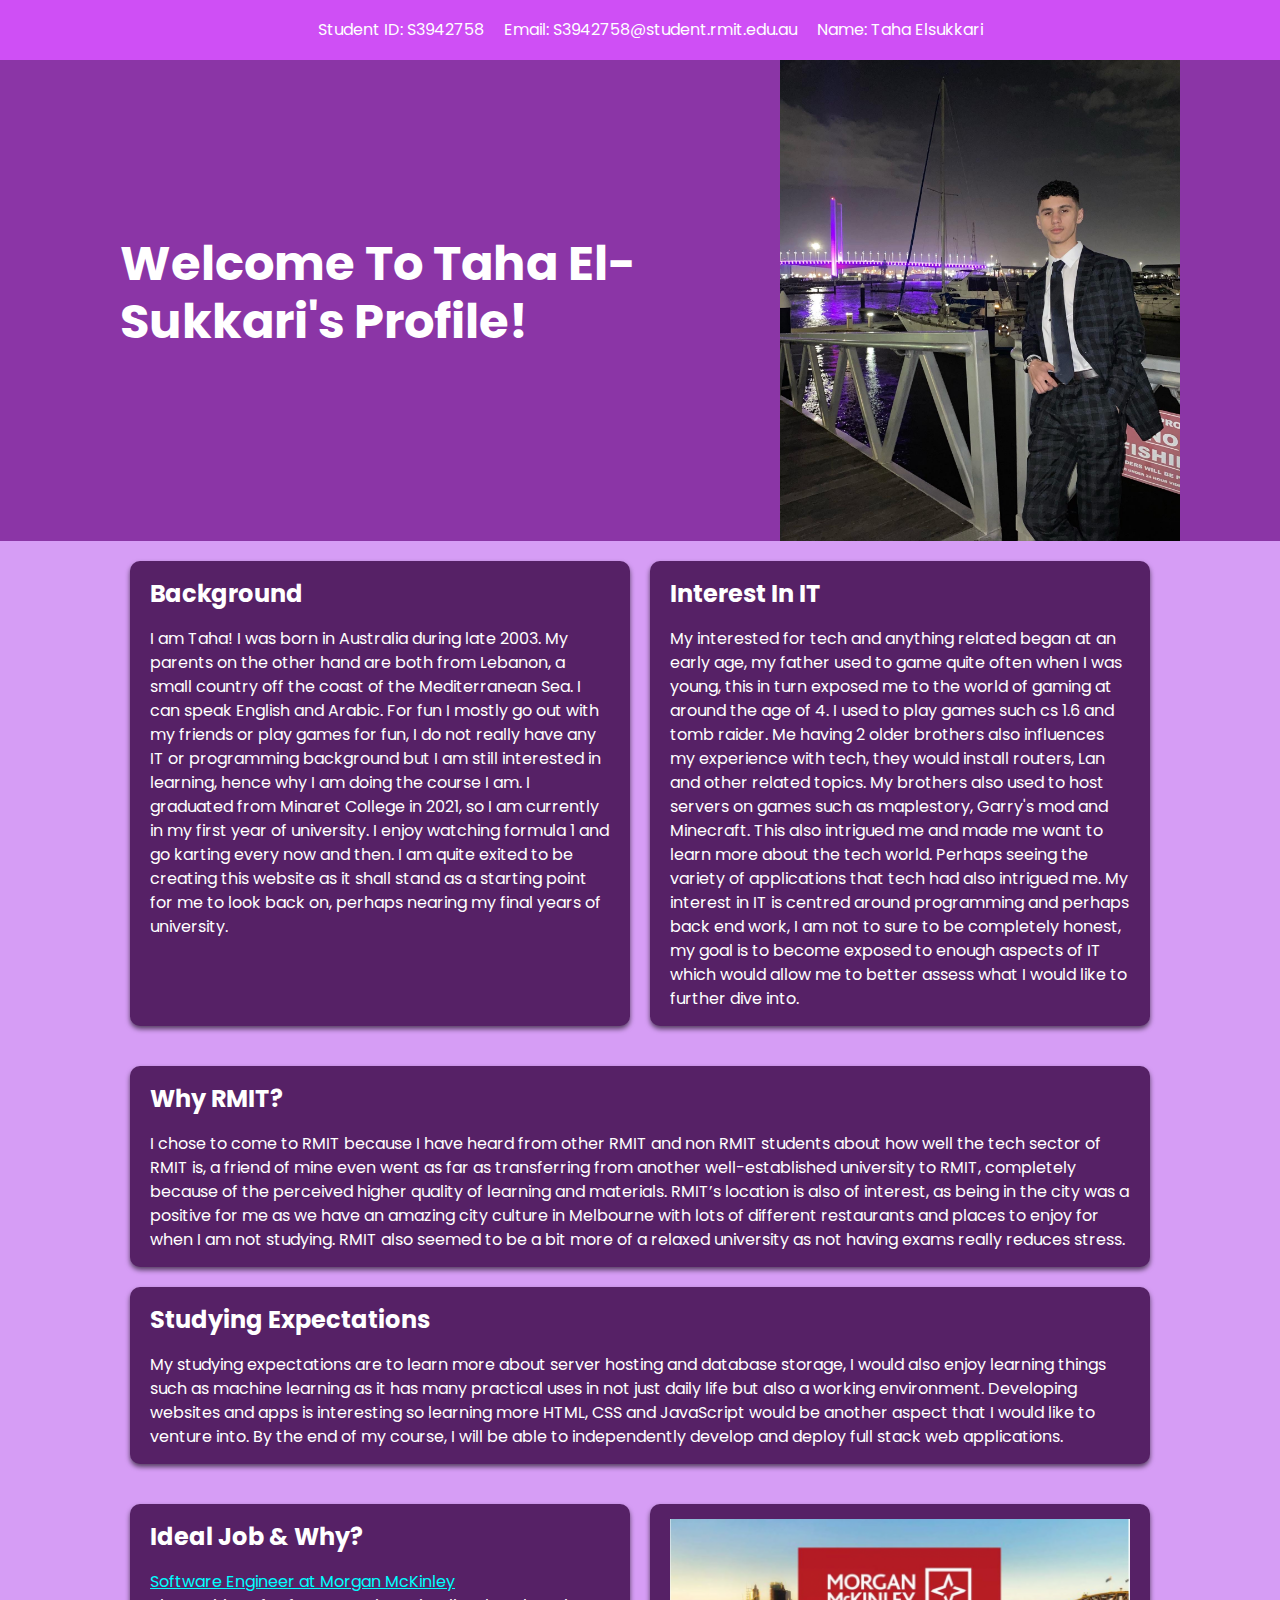
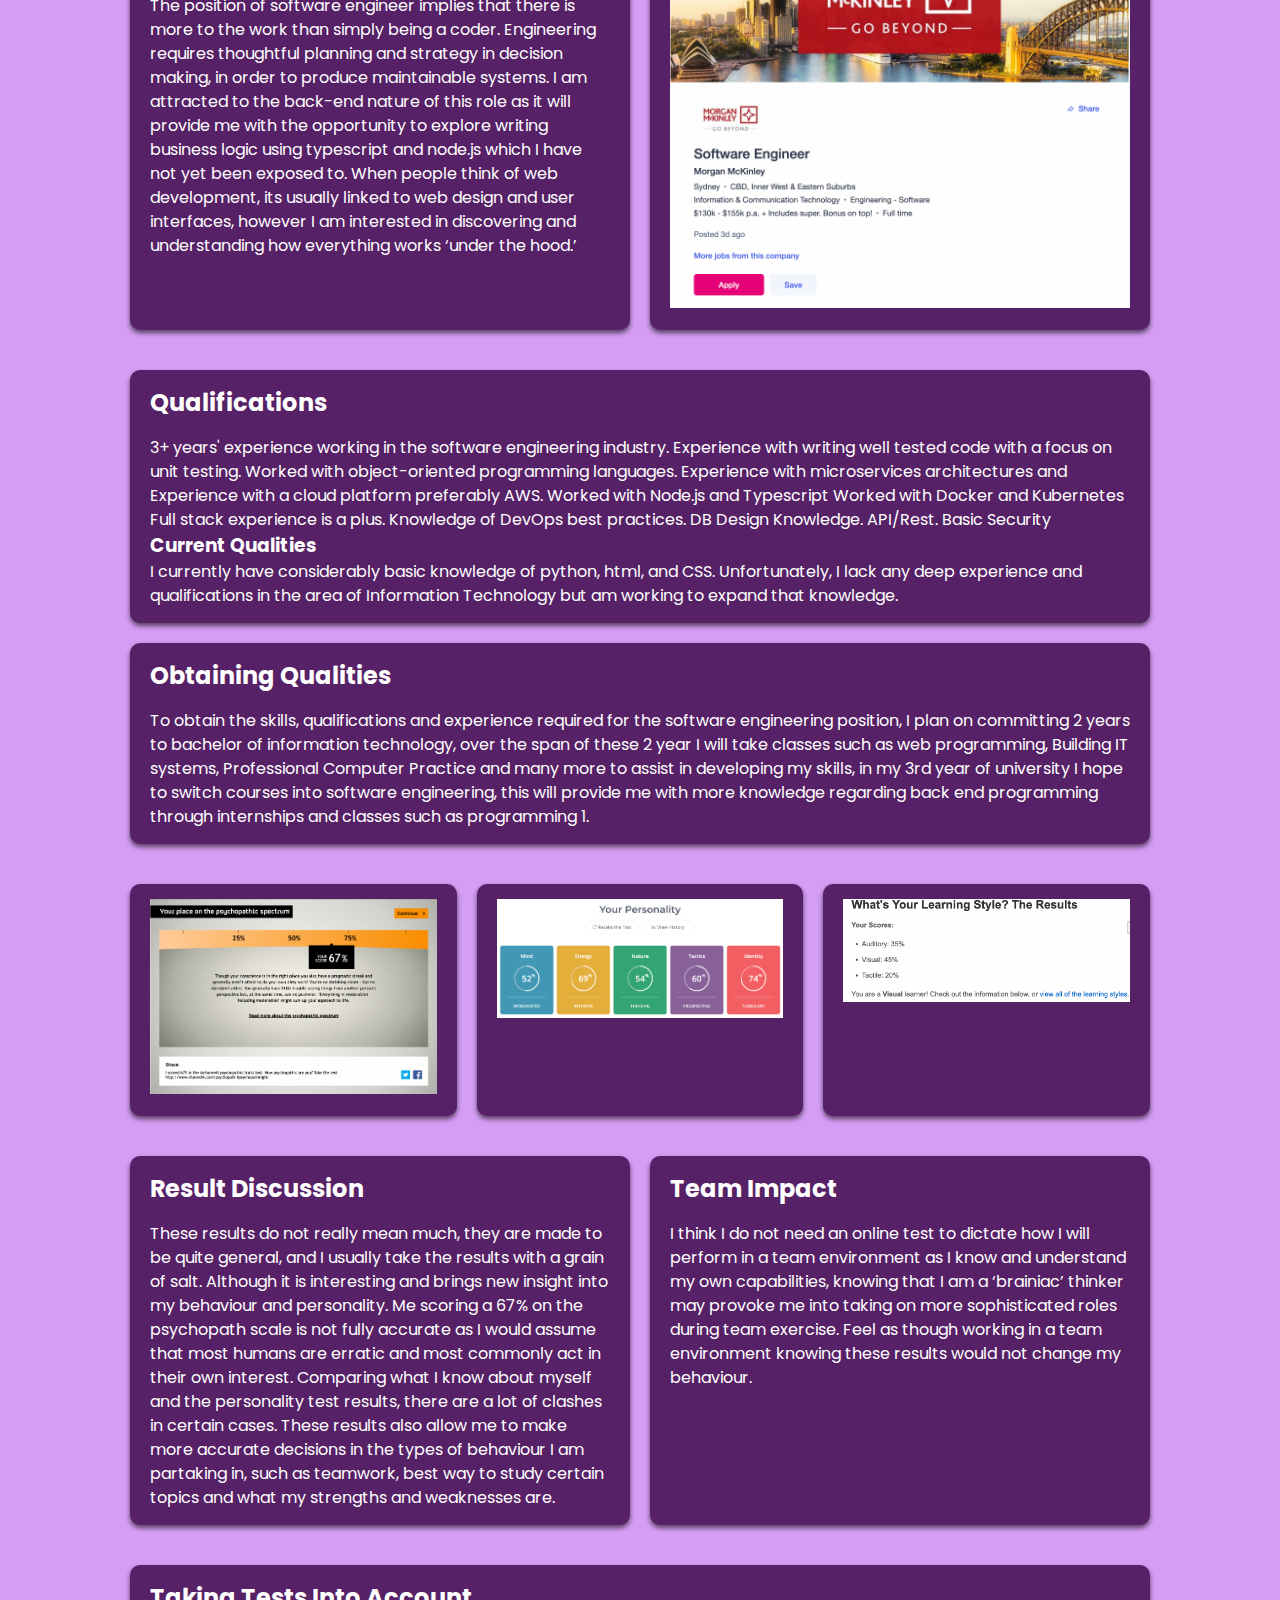
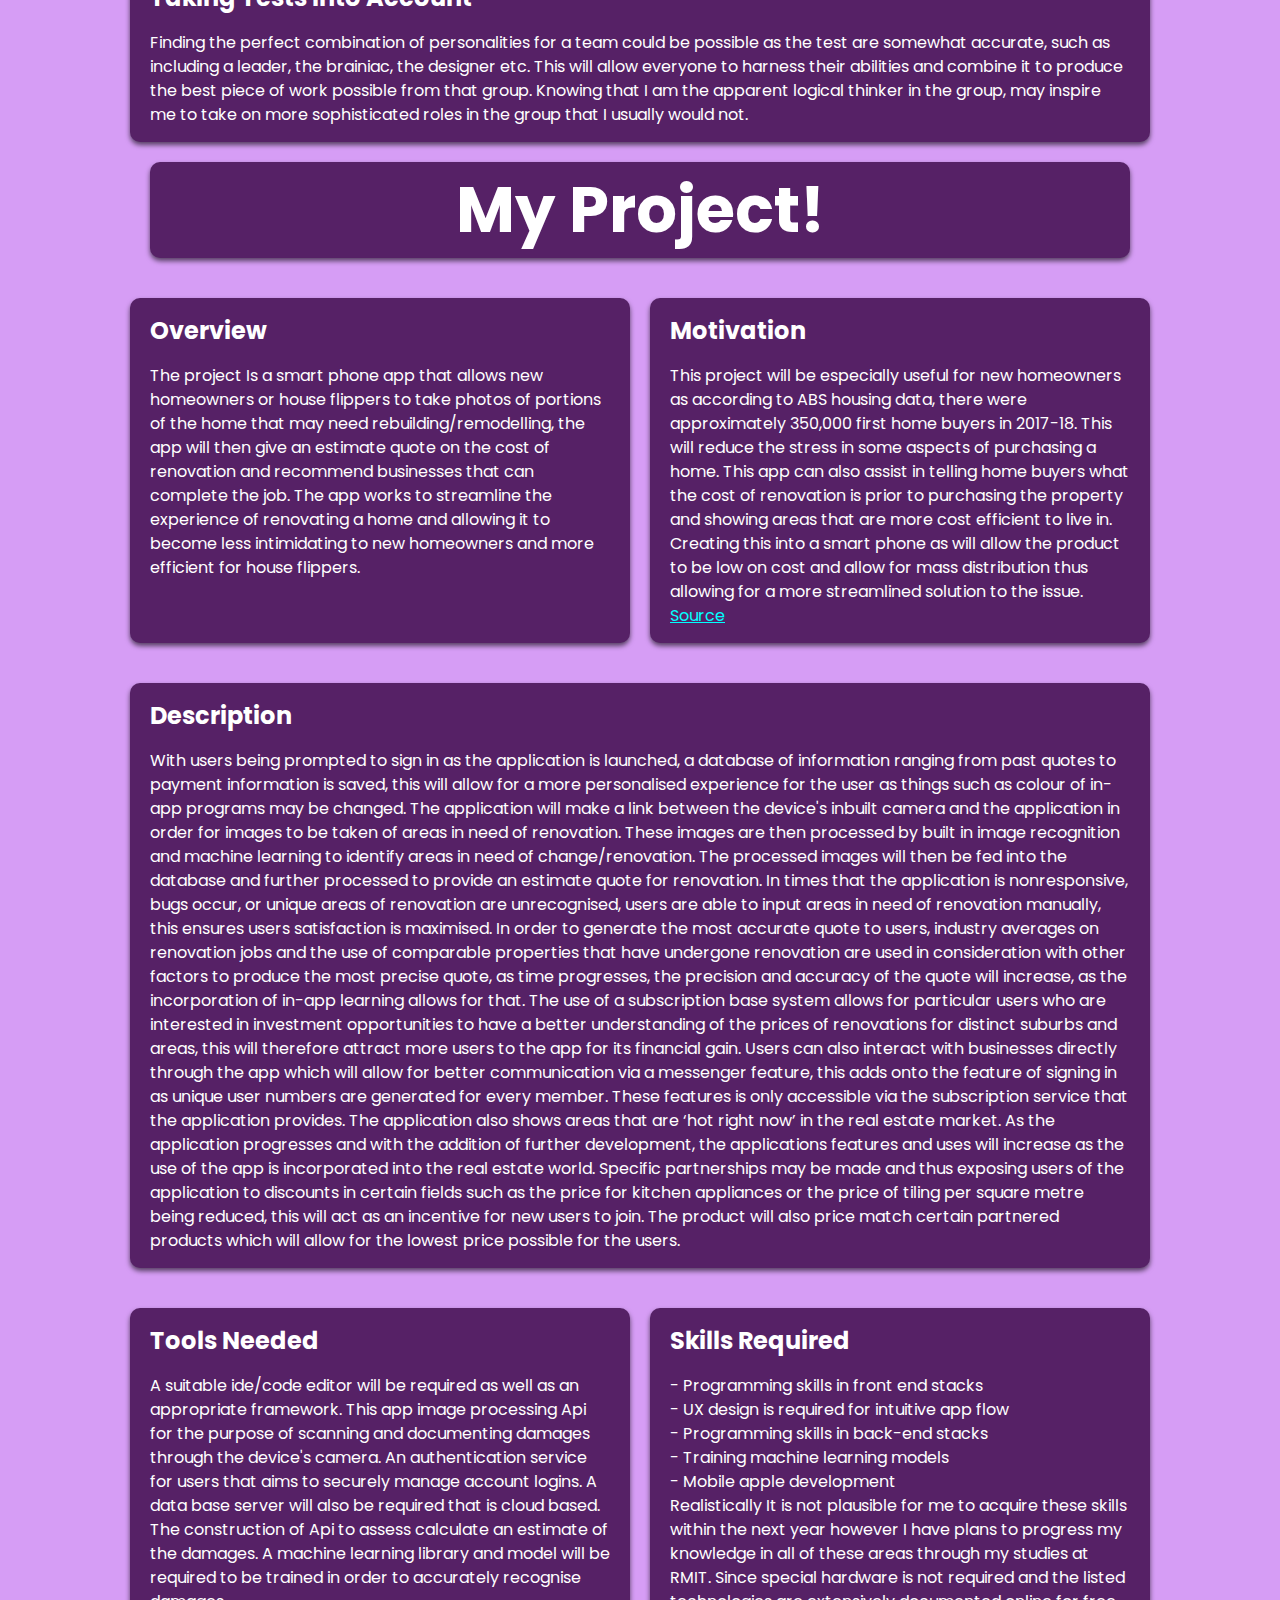
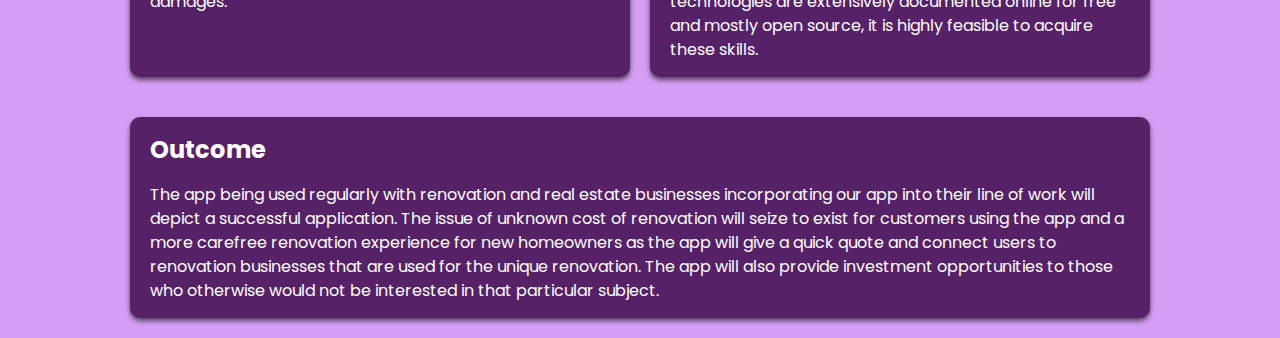
<file: index.html>
<!DOCTYPE html>
<html lang="en">
<head>
    <meta charset="UTF-8">
    <meta http-equiv="X-UA-Compatible" content="IE=edge">
    <meta name="viewport" content="width=device-width, initial-scale=1.0">
    <title>My Profile</title>
    <link href="style.css" rel="stylesheet">
</head>
<body>
    <nav class="navbar">
    <div class="con">
       <ul>
           <li>
         Student ID: S3942758
           </li>
        <li>Email: S3942758@student.rmit.edu.au</li>
        <li> Name: Taha Elsukkari</li>
       </ul>
    </div>
</nav>

<header>
    <div class="desc">
        <div class="con">
        <div class="wel">
            <h1>Welcome To Taha El-Sukkari's Profile!</h1>
        </div>
        <img src="taha1.jpg" alt="">
</div>
    </div>    
    
</header>

<section class="boxes">
    <div class="con">
        <div class="box">
            <h2>Background</h2>
            <p>I am Taha! I was born in Australia during late 2003. My parents on the other hand are both from Lebanon, a small country off the coast of the Mediterranean Sea. I can speak English and Arabic. For fun I mostly go out with my friends or play games for fun, I do not really have any IT or programming background but I am still interested in learning, hence why I am doing the course I am. I graduated from Minaret College in 2021, so I am currently in my first year of university. I enjoy watching formula 1 and go karting every now and then. I am quite exited to be creating this website as it shall stand as a starting point for me to look back on, perhaps nearing my final years of university. 

            </p>
        </div>
        <div class="box">
            <h2>Interest In IT</h2>
            <p>My interested for tech and anything related began at an early age, my father used to game quite often when I was young, this in turn exposed me to the world of gaming at around the age of 4. I used to play games such cs 1.6 and tomb raider. Me having 2 older brothers also influences my experience with tech, they would install routers, Lan and other related topics. My brothers also used to host servers on games such as maplestory, Garry's mod and Minecraft. This also intrigued me and made me want to learn more about the tech world. Perhaps seeing the variety of applications that tech had also intrigued me. My interest in IT is centred around programming and perhaps back end work, I am not to sure to be completely honest, my goal is to become exposed to enough aspects of IT which would allow me to better assess what I would like to further dive into. </p>
        </div>
    </div>

</section>

<section class="boxes1">
    <div class="con">
        <div class="box1">
            <h2>Why RMIT?</h2>
            <p>I chose to come to RMIT because I have heard from other RMIT and non RMIT students about how well the tech sector of RMIT is, a friend of mine even went as far as transferring from another well-established university to RMIT, completely because of the perceived higher quality of learning and materials. RMIT’s location is also of interest, as being in the city was a positive for me as we have an amazing city culture in Melbourne with lots of different restaurants and places to enjoy for when I am not studying. RMIT also seemed to be a bit more of a relaxed university as not having exams really reduces stress.  </p>
            
        </div>
        <div class="box1">
            <h2>Studying Expectations</h2>
            <p>My studying expectations are to learn more about server hosting and database storage, I would also enjoy learning things such as machine learning as it has many practical uses in not just daily life but also a working environment. Developing websites and apps is interesting so learning more HTML, CSS and JavaScript would be another aspect that I would like to venture into. By the end of my course, I will be able to independently develop and deploy full stack web applications. </p>
        </div>
    </div>
</section>

<section class="boxes2">
    <div class="con">
        <div class="box2">
            <h2>Ideal Job & Why?</h2>
            <a href="https://www.seek.com.au/job/56362901?type=standout#sol=8180bc6661ea010381ee48230e56171ff61e2b8d">Software Engineer at Morgan McKinley</a> 
            <p>The position of software engineer implies that there is more to the work than simply being a coder. Engineering requires thoughtful planning and strategy in decision making, in order to produce maintainable systems. I am attracted to the back-end nature of this role as it will provide me with the opportunity to explore writing business logic using typescript and node.js which I have not yet been exposed to. When people think of web development, its usually linked to web design and user interfaces, however I am interested in discovering and understanding how everything works ‘under the hood.’ </p>
        </div>
        <div class="box2">
            <img src="job1.png"
        </div>
    </div>
    
</section>

<section class="boxes3">
    <div class="con">
        <div class="box3">
            <h2>Qualifications</h2>
            <p>
                3+ years' experience working in the software engineering industry. Experience with writing well tested code with a focus on unit testing. Worked with object-oriented programming languages. Experience with microservices architectures and Experience with a cloud platform preferably AWS. Worked with Node.js and Typescript Worked with Docker and Kubernetes Full stack experience is a plus. Knowledge of DevOps best practices. DB Design Knowledge. API/Rest. Basic Security 
            </p>
            <h3>Current Qualities</h3>
            <p>I currently have considerably basic knowledge of python, html, and CSS. Unfortunately, I lack any deep experience and qualifications in the area of Information Technology but am working to expand that knowledge. </p>

                </div>
    <div class="box3">
        <h2>Obtaining Qualities</h2>
        <p>To obtain the skills, qualifications and experience required for the software engineering position, I plan on committing 2 years to bachelor of information technology, over the span of these 2 year I will take classes such as web programming, Building IT systems, Professional Computer Practice and many more to assist in developing my skills, in my 3rd year of university I hope to switch courses into software engineering, this will  provide me with more knowledge regarding back end programming through internships and classes such as programming 1. </p>
    </div>
    </div>


</section>

<section class="boxes4">
    <div class="con">
        <div class="box4">
            <img src="brain1.png">
        </div>
        <div class="box4">
            <img src="perso1.png">
        </div>
        <div class="box4">
            <img src="Lear1.png">
        </div>
    </div>
</section>


<section class="boxes5">
    <div class="con">
        <div class="box5">
            <h2>Result Discussion</h2>
            <p>These results do not really mean much, they are made to be quite general, and I usually take the results with a grain of salt. Although it is interesting and brings new insight into my behaviour and personality. Me scoring a 67% on the psychopath scale is not fully accurate as I would assume that most humans are erratic and most commonly act in their own interest. Comparing what I know about myself and the personality test results, there are a lot of clashes in certain cases. These results also allow me to make more accurate decisions in the types of behaviour I am partaking in, such as teamwork, best way to study certain topics and what my strengths and weaknesses are.</p>
        </div>
        <div class="box5">
            <h2>Team Impact</h2>
            <p>I think I do not need an online test to dictate how I will perform in a team environment as I know and understand my own capabilities, knowing that I am a ‘brainiac’ thinker may provoke me into taking on more sophisticated roles during team exercise. Feel as though working in a team environment knowing these results would not change my behaviour. </p>
        </div>
    </div>
</section>   
<section class="boxes6">
    <div class="con">
        <div class="box6">
            <h2>Taking Tests Into Account</h2>
            <p>Finding the perfect combination of personalities for a team could be possible as the test are somewhat accurate, such as including a leader, the brainiac, the designer etc. This will allow everyone to harness their abilities and combine it to produce the best piece of work possible from that group. Knowing that I am the apparent logical thinker in the group, may inspire me to take on more sophisticated roles in the group that I usually would not. </p>
        </div>
        
    </div>
</section>
<section class="project">
    <div class="con">
        <div class="pro1">
            <h1>My Project!</h1>
        </div>
    </div>
</section>
<section class="boxes7">
    <div class="con">
        <div class="box7">
            <h2>Overview</h2>
            <p>The project Is a smart phone app that allows new homeowners or house flippers to take photos of portions of the home that may need rebuilding/remodelling, the app will then give an estimate quote on the cost of renovation and recommend businesses that can complete the job. The app works to streamline the experience of renovating a home and allowing it to become less intimidating to new homeowners and more efficient for house flippers.</p>
        </div>
        <div class="box7">
            <h2>Motivation</h2>
            <p>This project will be especially useful for new homeowners as according to ABS housing data, there were approximately 350,000 first home buyers in 2017-18. This will reduce the stress in some aspects of purchasing a home. This app can also assist in telling home buyers what the cost of renovation is prior to purchasing the property and showing areas that are more cost efficient to live in. Creating this into a smart phone as will allow the product to be low on cost and allow for mass distribution thus allowing for a more streamlined solution to the issue.</p>
            <a href="https://takeatumble.com.au/insights/housing-statistics/#:~:text=Stats%20on%20Home%20Owners%20in%20Australia&text=According%20to%20ABS%20housing%20data%2C%20there%20were%20approximately%20350%2C000%20first,%25%20were%20aged%2045%2D54.">Source</a>
        </div>
    </div>
</section>
<section class="boxes8">
    <div class="con">
        <div class="box8">
            <h2>Description</h2>
            <p>With users being prompted to sign in as the application is launched, a database of information ranging from past quotes to payment information is saved, this will allow for a more personalised experience for the user as things such as colour of in-app programs may be changed. The application will make a link between the device's inbuilt camera and the application in order for images to be taken of areas in need of renovation. These images are then processed by built in image recognition and machine learning to identify areas in need of change/renovation. The processed images will then be fed into the database and further processed to provide an estimate quote for renovation. In times that the application is nonresponsive, bugs occur, or unique areas of renovation are unrecognised, users are able to input areas in need of renovation manually, this ensures users satisfaction is maximised. In order to generate the most accurate quote to users, industry averages on renovation jobs and the use of comparable properties that have undergone renovation are used in consideration with other factors to produce the most precise quote, as time progresses, the precision and accuracy of the quote will increase, as the incorporation of in-app learning allows for that. The use of a subscription base system allows for particular users who are interested in investment opportunities to have a better understanding of the prices of renovations for distinct suburbs and areas, this will therefore attract more users to the app for its financial gain. Users can also interact with businesses directly through the app which will allow for better communication via a messenger feature, this adds onto the feature of signing in as unique user numbers are generated for every member. These features is only accessible via the subscription service that the application provides. The application also shows areas that are ‘hot right now’ in the real estate market. As the application progresses and with the addition of further development, the applications features and uses will increase as the use of the app is incorporated into the real estate world. Specific partnerships may be made and thus exposing users of the application to discounts in certain fields such as the price for kitchen appliances or the price of tiling per square metre being reduced, this will act as an incentive for new users to join. The product will also price match certain partnered products which will allow for the lowest price possible for the users. </p>
        </div>
        
    </div>
</section>

<section class="boxes9">
    <div class="con">
        <div class="box9">
            <h2>Tools Needed</h2>
            <p>A suitable ide/code editor will be required as well as an appropriate framework. This app image processing Api for the purpose of scanning and documenting damages through the device's camera. An authentication service for users that aims to securely manage account logins. A data base server will also be required that is cloud based. The construction of Api to assess calculate an estimate of the damages. A machine learning library and model will be required to be trained in order to accurately recognise damages.</p>
        </div>
        <div class="box9">
            <h2>Skills Required</h2>
            <ul>
                <li>- Programming skills in front end stacks </li>
                <li>- UX design is required for intuitive app flow </li>
                <li>- Programming skills in back-end stacks </li>
                <li>- Training machine learning models </li>
                <li>- Mobile apple development </li>
            </ul>
            <p>Realistically It is not plausible for me to acquire these skills within the next year however I have plans to progress my knowledge in all of these areas through my studies at RMIT. Since special hardware is not required and the listed technologies are extensively documented online for free and mostly open source, it is highly feasible to acquire these skills. </p>
        </div>
    </div>
</section>
<section class="boxes10">
    <div class="con">
        <div class="box10">
            <h2>Outcome</h2>
            <p>The app being used regularly with renovation and real estate businesses incorporating our app into their line of work will depict a successful application. The issue of unknown cost of renovation will seize to exist for customers using the app and a more carefree renovation experience for new homeowners as the app will give a quick quote and connect users to renovation businesses that are used for the unique renovation. The app will also provide investment opportunities to those who otherwise would not be interested in that particular subject. </p>
        </div>
        
    </div>
</section>


</body>
</html>
</file>
<file: style.css>
@import url('https://fonts.googleapis.com/css2?family=Poppins:wght@400;700&display=swap');

* {
    box-sizing: border-box;
    margin: 0;
    padding: 0;
}

body {
    font-size: 16px;
    line-height: 1.5;
    color: #333;
    background-color: #D69DF5;
    font-family: 'Poppins', sans-serif; 
}
ul {
    list-style-type: none;
}

a {
    color: aqua
}


img {
    max-width: 100%;
}
h1, h2{
    margin-bottom: 15px;
} 

.con {
    max-width: 1100px;
    margin: 0 auto;
    padding: 0 30px;
}

.navbar {
    background: #CF4FF5;
    color: white;
    height: 60px;
}

.navbar .con {
    display: flex;
    justify-content: center;
    align-items: center;
    height: 100%;
    
    
}

.navbar ul {
    display: flex;
    margin: 20px;
}

.navbar ul li {
    margin-left: 20px;
}

header {
    background-color: #8B35A6;
    color: white;
    min-height: 400px;

}
header h1 {
    font-size: 3rem;
    font-weight: bold;
    line-height: 1.2;
}
header img {
    max-width: 400px;
}

header .con {
    display: flex;
    align-items: center;    
    justify-content: space-between;
    padding-right: 10px;
}

.boxes .con {
    display: flex;
    justify-content: space-between;

}

.boxes2 .con {
    display: flex;
    justify-content: space-between;
    

}
.boxes4 .con {
    display: flex;
    justify-content: space-between;
    

}
.boxes5 .con {
    display: flex;
    justify-content: space-between;
    

}
.boxes7 .con {
    display: flex;
    justify-content: space-between;
    

}
.boxes9 .con {
    display: flex;
    justify-content: space-between;
    

}

.box {
    flex: 1;
    background: #562166;
    color: #fff;
    border-radius: 10px;
    margin: 20px 10px;
    box-shadow: 0 3px 5px rgba(0, 0, 0, 0.6);
    padding: 15px 20px;
}

.box1 {
    flex: 1;
    background: #562166;
    color: #fff;
    border-radius: 10px;
    margin: 20px 10px;
    box-shadow: 0 3px 5px rgba(0, 0, 0, 0.6);
    padding: 15px 20px;
}

.box2 {
    flex: 1;
    background: #562166;
    color: #fff;
    border-radius: 10px;
    margin: 20px 10px;
    box-shadow: 0 3px 5px rgba(0, 0, 0, 0.6);
    padding: 15px 20px;
}
.box3 {
    flex: 1;
    background: #562166;
    color: #fff;
    border-radius: 10px;
    margin: 20px 10px;
    box-shadow: 0 3px 5px rgba(0, 0, 0, 0.6);
    padding: 15px 20px;
}

.box4 {
    flex: 1;
    background: #562166;
    color: #fff;
    border-radius: 10px;
    margin: 20px 10px;
    box-shadow: 0 3px 5px rgba(0, 0, 0, 0.6);
    padding: 15px 20px;
}
.box5 {
    flex: 1;
    background: #562166;
    color: #fff;
    border-radius: 10px;
    margin: 20px 10px;
    box-shadow: 0 3px 5px rgba(0, 0, 0, 0.6);
    padding: 15px 20px;
}
.box6 {
    flex: 1;
    background: #562166;
    color: #fff;
    border-radius: 10px;
    margin: 20px 10px;
    box-shadow: 0 3px 5px rgba(0, 0, 0, 0.6);
    padding: 15px 20px;
}
.pro1  {
    flex: 1;
    background: #562166;
    color: #fff;
    border-radius: 10px;
    margin: 20px 30px;
    box-shadow: 0 3px 5px rgba(0, 0, 0, 0.6);
    padding: px 20px;
    text-align: center;
    font-size: 2rem;
}

.box7 {
    flex: 1;
    background: #562166;
    color: #fff;
    border-radius: 10px;
    margin: 20px 10px;
    box-shadow: 0 3px 5px rgba(0, 0, 0, 0.6);
    padding: 15px 20px;
}
.box8 {
    flex: 1;
    background: #562166;
    color: #fff;
    border-radius: 10px;
    margin: 20px 10px;
    box-shadow: 0 3px 5px rgba(0, 0, 0, 0.6);
    padding: 15px 20px;
}
.box9 {
    flex: 1;
    background: #562166;
    color: #fff;
    border-radius: 10px;
    margin: 20px 10px;
    box-shadow: 0 3px 5px rgba(0, 0, 0, 0.6);
    padding: 15px 20px;
}
.box10 {
    flex: 1;
    background: #562166;
    color: #fff;
    border-radius: 10px;
    margin: 20px 10px;
    box-shadow: 0 3px 5px rgba(0, 0, 0, 0.6);
    padding: 15px 20px;
}


@media(max-width: 768px;) {
header .con {
    flex-direction: column;
    padding-top: center;
    text-align: center;


}

.boxes .con {
    display: block;
    text-align: center  ;
}
</file>
